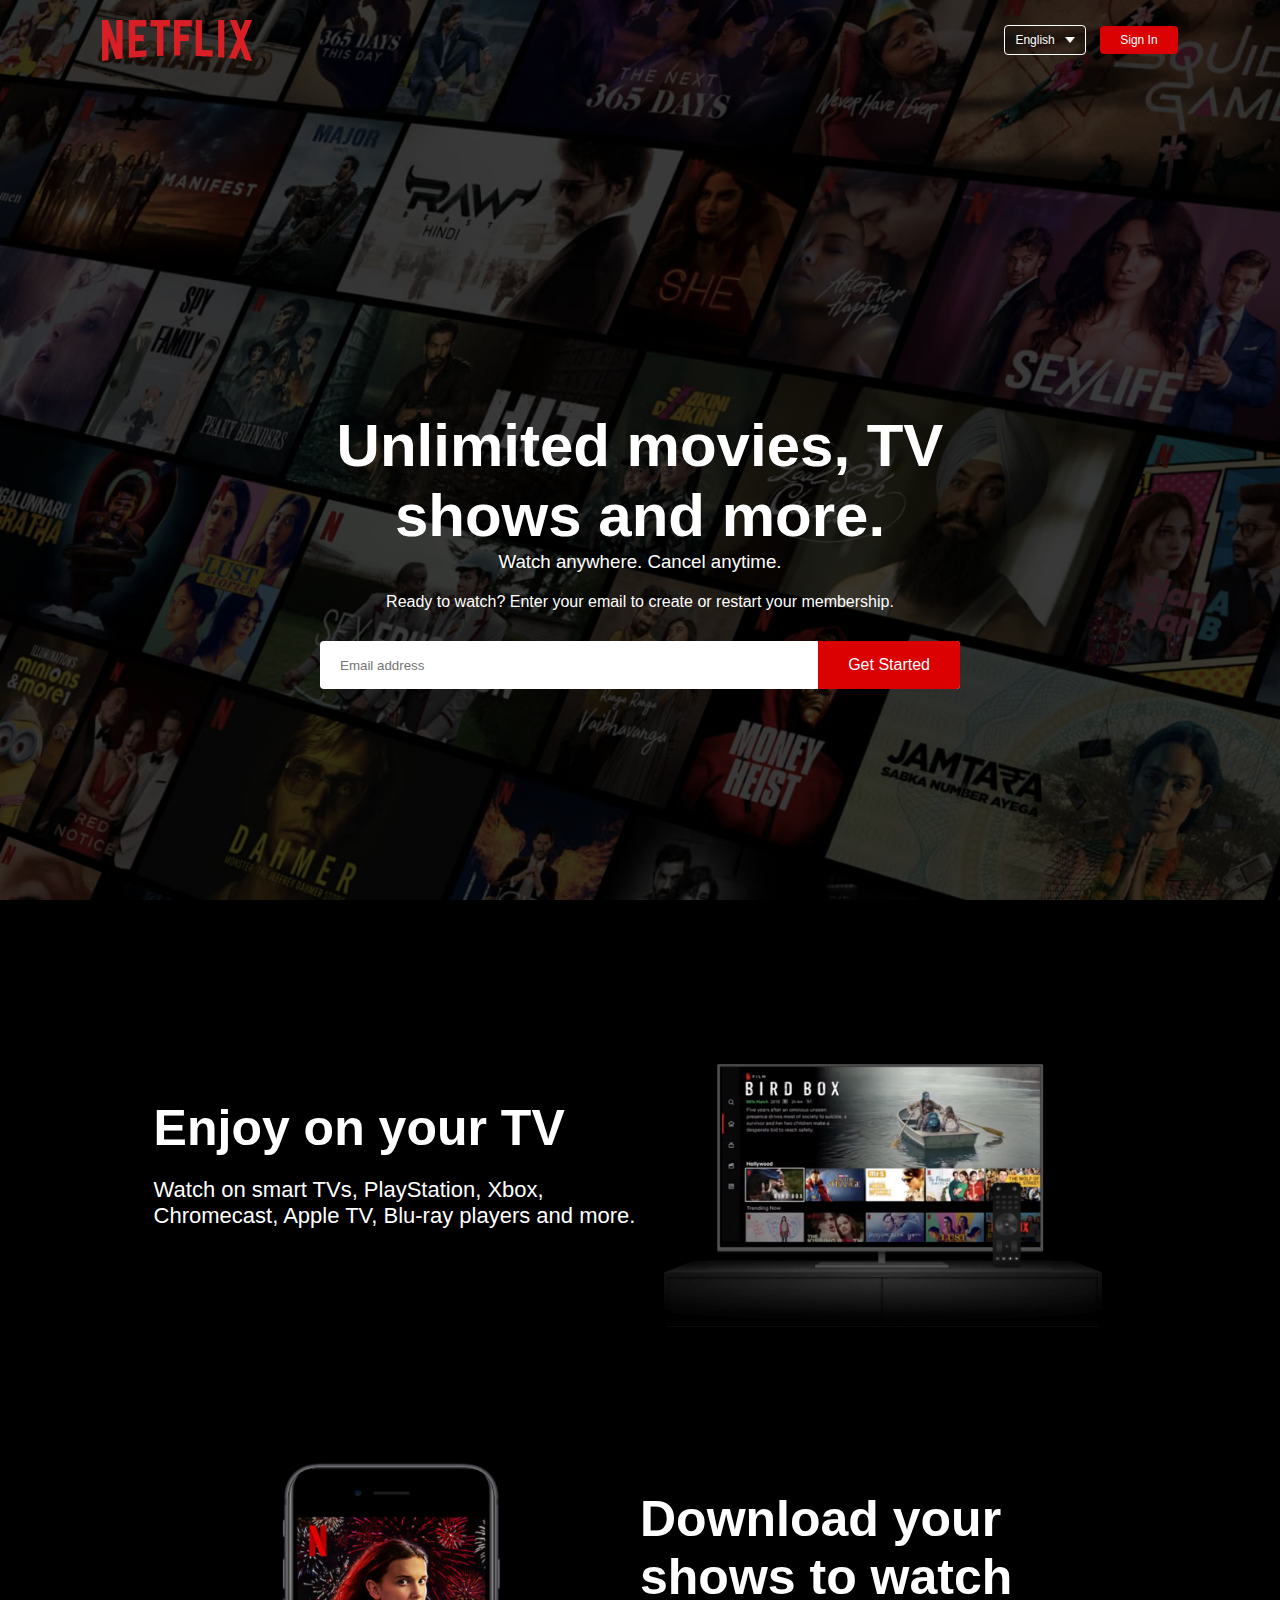
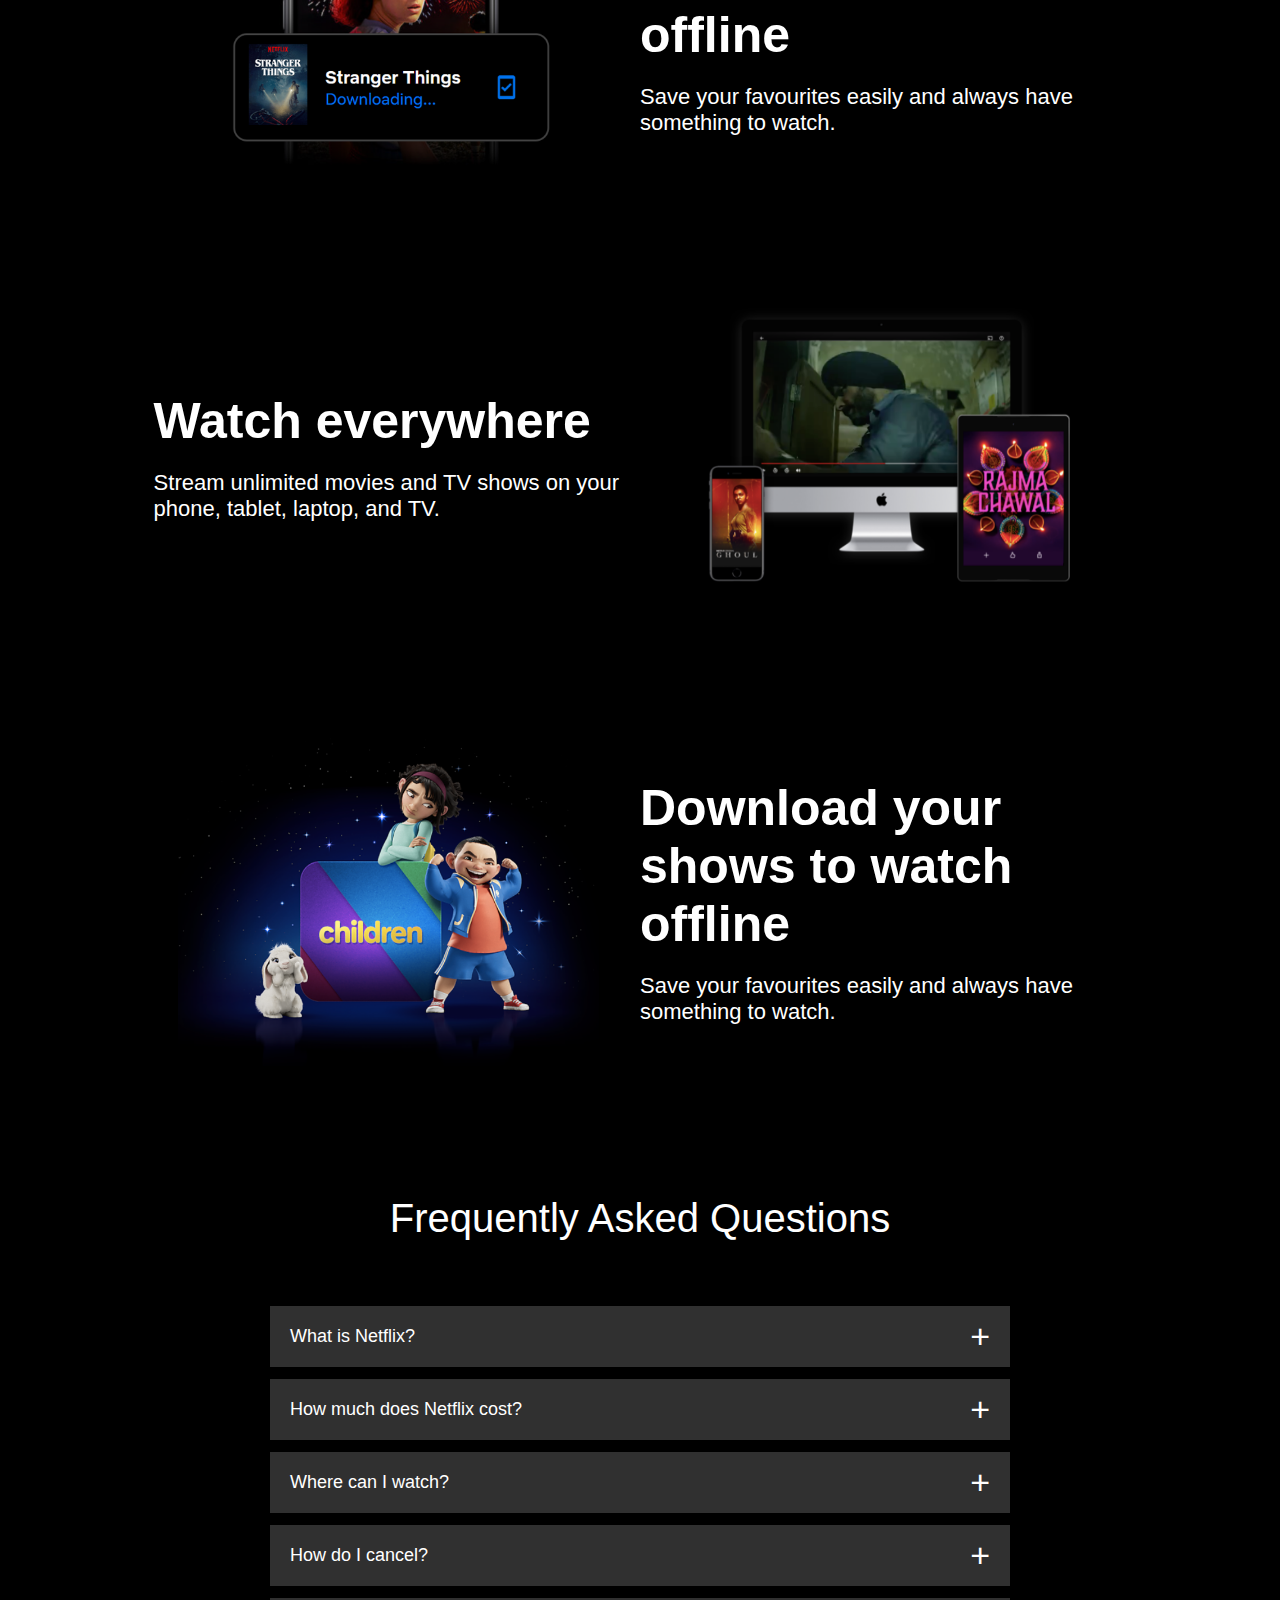
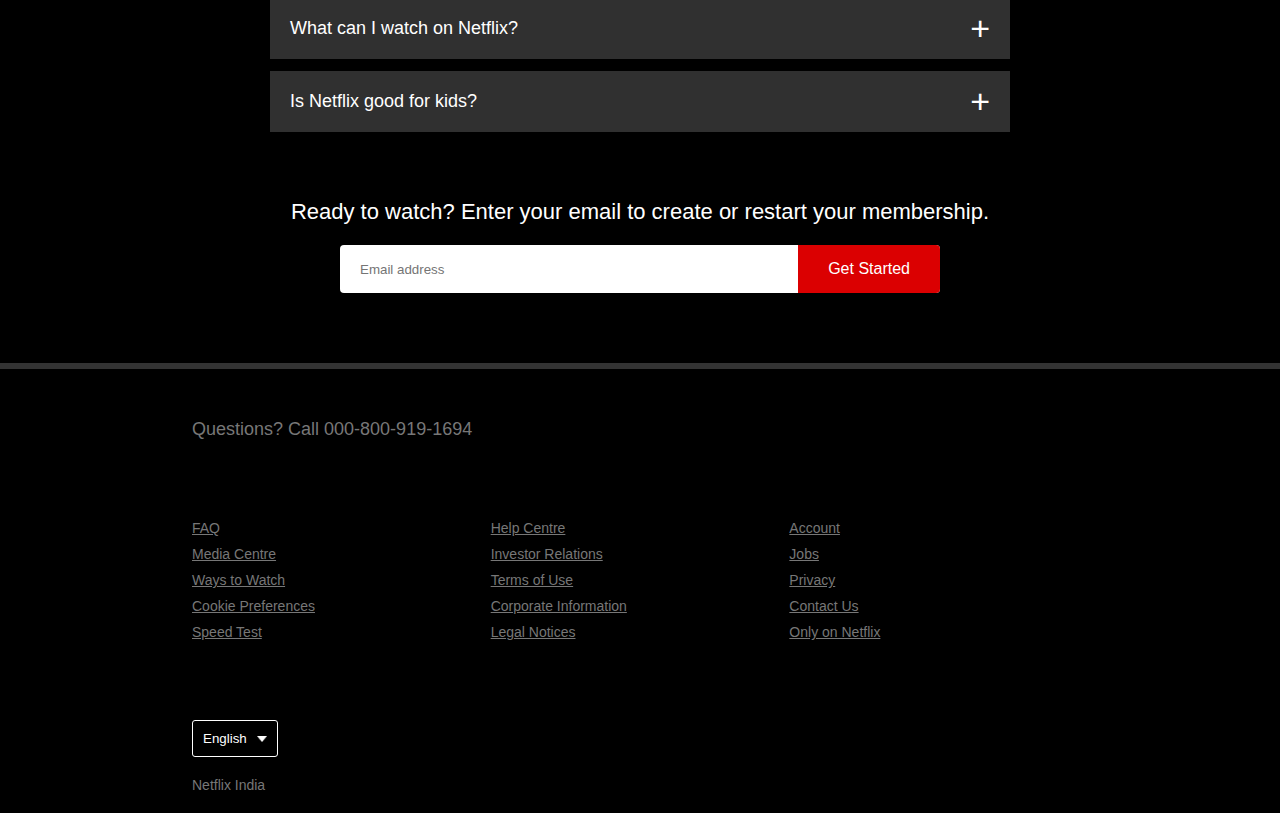
<file: Homepage of Netflix/index.html>
<!DOCTYPE html>
<html lang="en">
<head>
    <meta charset="UTF-8">
    <meta name="viewport" content="width=device-width, initial-scale=1.0">
    <title>Homepage of Netflix</title>
    <link rel="stylesheet" href="style.css">
</head>
<body>
<div class="header">
    <nav>
        <img src="images/logo.png"class="logo">
        <div>
            <button class="language-button">English <img src="images/down-icon.png"></button>
            <button>Sign In</button>
        </div>
    </nav>
    <div class="header-content">
        <h1>Unlimited movies, TV shows and more.</h1>
        <h3>Watch anywhere. Cancel anytime.</h3>
        <p>Ready to watch? Enter your email to create or restart your membership.</p>
        <form class="email-signup">
            <input type="email" placeholder="Email address" required>
            <button type="submit">Get Started</button>
        </form>
    </div>
</div>

<div class="features">
    <div class="row">
        <div class="text-col">
            <h2>Enjoy on your TV</h2>
            <p>Watch on smart TVs, PlayStation, Xbox, Chromecast, Apple TV, Blu-ray players and more.</p>
        </div>
        <div class="img-col">
                <img  src="images/feature-1.png">
        </div>
    </div>
    <div class="row">
        <div class="img-col">
            <img  src="images/feature-2.png">
        </div>
        <div class="text-col">
            <h2>Download your shows to watch offline</h2>
            <p>Save your favourites easily and always have something to watch.</p>
        </div>
    </div>
    <div class="row">
        <div class="text-col">
            <h2>Watch everywhere</h2> 
            <p>Stream unlimited movies and TV shows on your phone, tablet, laptop, and TV.</p>           
        </div>
        <div class="img-col">
            <img  src="images/feature-3.png">
        </div>
    </div>
    <div class="row">
        <div class="img-col">
            <img  src="images/feature-4.png">
        </div>
        <div class="text-col">
            <h2>Download your shows to watch offline</h2>
            <p>Save your favourites easily and always have something to watch.</p>
        </div>
    </div>
</div>
<div class="faq">
    <h2>Frequently Asked Questions</h2>
    <ul class="accordion">
        <li>
            <input type="radio" name="accordion" id="first">
            <label for="first">What is Netflix?</label>
            <div class="content">
                <p>Netflix is a streaming service that offers a wide variety of award-winning TV shows, movies, anime, documentaries and more – on thousands of internet-connected devices.

                    You can watch as much as you want, whenever you want, without a single ad – all for one low monthly price. There's always something new to discover, and new TV shows and movies are added every week!</p>
            </div>
        </li>
        <li>
            <input type="radio" name="accordion" id="second">
            <label for="second">How much does Netflix cost?</label>
            <div class="content">
                <p>Watch Netflix on your smartphone, tablet, Smart TV, laptop, or streaming device, all for one fixed monthly fee. Plans range from ₹ 149 to ₹ 649 a month. No extra costs, no contracts.</p>
            </div>
        </li>
        <li>
            <input type="radio" name="accordion" id="third">
            <label for="third">Where can I watch?</label>
            <div class="content">
                <p>Watch anywhere, anytime. Sign in with your Netflix account to watch instantly on the web at netflix.com from your personal computer or on any internet-connected device that offers the Netflix app, including smart TVs, smartphones, tablets, streaming media players and game consoles.

                    You can also download your favourite shows with the iOS, Android, or Windows 10 app. Use downloads to watch while you're on the go and without an internet connection. Take Netflix with you anywhere.</p>
            </div>
        </li>
        <li>
            <input type="radio" name="accordion" id="fourth">
            <label for="fourth">How do I cancel?</label>
            <div class="content">
                <p>Netflix is flexible. There are no annoying contracts and no commitments. You can easily cancel your account online in two clicks. There are no cancellation fees – start or stop your account anytime.</p>
            </div>
        </li>
        <li>
            <input type="radio" name="accordion" id="fifth">
            <label for="fifth">What can I watch on Netflix?</label>
            <div class="content">
                <p>Netflix has an extensive library of feature films, documentaries, TV shows, anime, award-winning Netflix originals, and more. Watch as much as you want, anytime you want.</p>
            </div>
        </li>
        <li>
            <input type="radio" name="accordion" id="sixth">
            <label for="sixth">Is Netflix good for kids?</label>
            <div class="content">
                <p>The Netflix Kids experience is included in your membership to give parents control while kids enjoy family-friendly TV shows and films in their own space.

                    Kids profiles come with PIN-protected parental controls that let you restrict the maturity rating of content kids can watch and block specific titles you don’t want kids to see.</p>
            </div>
        </li>
    </ul>
    <small>Ready to watch? Enter your email to create or restart your membership.</small>
    <form class="email-signup">
        <input type="email" placeholder="Email address" required>
        <button type="submit">Get Started</button>
    </form>
</div>

<div class="footer">
    <h2>Questions? Call 000-800-919-1694</h2>
    <div class="row">
        <div class="col">
            <a href="#">FAQ</a>
            <a href="#">Media Centre</a>
            <a href="#">Ways to Watch</a>
            <a href="#">Cookie Preferences</a>
            <a href="#">Speed Test</a>
        </div>
        <div class="col">
            <a href="#">Help Centre</a>
            <a href="#">Investor Relations</a>
            <a href="#">Terms of Use</a>
            <a href="#">Corporate Information</a>
            <a href="#">Legal Notices</a>
        </div>
        <div class="col">
            <a href="#">Account</a>
            <a href="#">Jobs</a>
            <a href="#">Privacy</a>
            <a href="#">Contact Us</a>
            <a href="#">Only on Netflix</a>
        </div>
    </div>
    <button class="language-button">English <img src="images/down-icon.png"></button>
    <p class="copyright-txt">Netflix India</p>
</div>
</body>
</html>
</file>
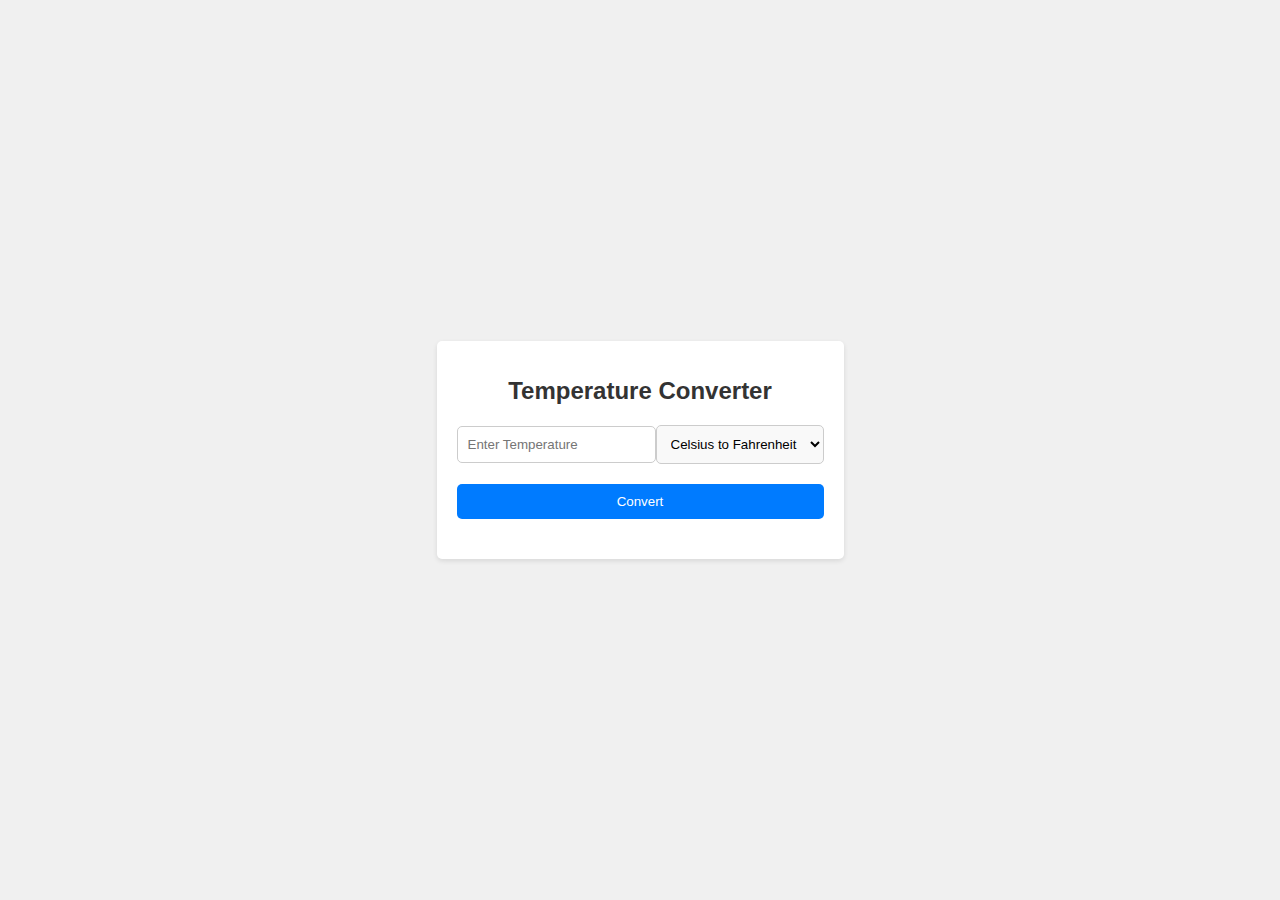
<file: Temperature Converter/index.html>
<!DOCTYPE html>
<html lang="en">
<head>
    <meta charset="UTF-8">
    <meta name="viewport" content="width=device-width, initial-scale=1.0">
    <link rel="stylesheet" href="styles.css">
    <title>Temperature Converter</title>
</head>
<body>
    <div class="container">
        <h1>Temperature Converter</h1>
        <div class="input-group">
            <input type="number" id="temperatureInput" placeholder="Enter Temperature">
            <select id="conversionType">
                <option value="celsiusToFahrenheit">Celsius to Fahrenheit</option>
                <option value="celsiusToKelvin">Celsius to Kelvin</option>
            </select>
        </div>
        <button id="convertBtn">Convert</button>
        <p id="result"></p>
    </div>
    <script src="script.js"></script>
</body>
</html>
</file>
<file: Homepage of Netflix/style.css>
*{
    margin:0;
    padding: 0;
    font-family: 'Poppins', sans-serif;
    box-sizing: border-box;
}

body{
    background: #000;
    color: #fff;
}

.header{
    width: 100%;
    height: 100vh;
    background-image: linear-gradient(rgba(0,0,0,0.7),rgba(0,0,0,0.7)),url(images/header-image.png);
    background-size: cover;
    background-position: center;
    padding:10px 8%;
    position: relative;
}

nav{
    display: flex;
    align-items: center;
    justify-content: space-between;
    padding: 10px 0;
}

.logo{
    width:150px;
    cursor: pointer;
}

nav button{
    border:0;
    outline: 0;
    background: #db0001;
    color: #fff;
    padding: 7px 20px;
    font-size: 12px;
    border-radius: 4px;
    margin-left: 10px;
    cursor: pointer;
}

.language-button{
    display: inline-flex;
    align-items: center;
    background: transparent;
    border: 1px solid #fff;
    padding:7px 10px;
}

.language-button img{
    width: 10px;
    margin-left: 10px;
}

.header-content{
    position: absolute;
    top: 50%;
    left:50%;
    transform: translate(-50%,-50%);
    text-align: center;
    margin-top: 100px;
}

.header-content  h1{
    font-size: 60px;
    line-height: 70px;
    font-weight: 600;
    max-width: 650px;
}

.header-content h3{
    font-weight: 400;
    margin-bottom: 20px;
}

.email-signup{
    background: #fff;
    border-radius: 4px;
    display: flex;
    align-items: center;
    margin-top: 30px;
    overflow: hidden;
}

.email-signup input{
    flex: 1;
    border: 0;
    outline: 0;
    margin-left: 20px;
}

.email-signup button{
    background: #db0001;
    border: 0;
    outline: 0;
    color: #fff;
    font-size: 16px;
    cursor: pointer;
    padding: 15px 30px ;
}
.header-content h2{
    font-size: 18px;
    font-weight: 400;
    margin-bottom: 30px;
}

.features{
    padding:50px 12%;
    font-size: 22px;
}

.row{
    display: flex;
    width: 100%;
    align-items: center;
    flex-wrap: wrap ;
    padding: 50px 0;
}

.text-col{
    flex-basis: 50%;
    margin-bottom: 20px;
}

.img-col{
    flex-basis: 50%;
    margin-bottom: 20px;  
}

.img-col img{
    display: block;
    width: 90%;
    margin: auto;
}

.features h2{
    font-size: 50px;
    font-weight: 600;
    margin-bottom: 20px;
}

/*-------------------fag-----------------*/
.faq{
    padding: 10px 12%;
    text-align: center;
    font-size: 18px;
}

.faq h2{
    font-weight: 500;
    font-size: 40px;
}

.accordion{
    margin: 60px auto;
    width: 100%;
    max-width: 750px;
}

.accordion li{
    list-style: none;
    width: 100%;
    padding: 5px;
}

.accordion li label{
    display: flex;
    align-items: center;
    padding: 20px;
    font-size: 18px;
    font-weight: 500;
    background: #303030;
    margin-bottom: 2px;
    cursor: pointer;
    position: relative;
}

label::after{
    content: '+';
    font-size: 34px;
    position: absolute;
    right: 20px;
    transition: transform 0.5s;
}

input[type="radio"]{
    display: none;
}

.accordion .content{
    background: #303030;
    text-align:left;
    padding:0;
    max-height: 0;
    overflow: hidden;
    transition: max-height 0.5s, padding 0.5s;
}

.accordion input[type="radio"]:checked + label + .content{
    max-height: 600px;
    padding: 30px 20px;
}

.accordion input[type="radio"]:checked + label::after{
    transform: rotate(135deg);
}
.faq .email-signup{
    max-width: 600px;
    margin: 20px auto 60px;
}

.faq small{
    font-size: 22px;
}

/* ----------------------footer------------------- */
.footer{
    padding: 50px 15% 10px;
    border-top: 6px solid #333;
    color: #777;
}

.footer h2{
    font-size: 18px;
    font-weight: 400;
    margin-bottom: 30px;
}

.footer .col{
    flex-basis: 25%;
    flex-grow: 1;
    margin-bottom: 20px;
}

.footer .col a{
    display: block;
    color: #777;
    font-size: 14px;
    margin-bottom: 10px;
}

.footer .language-button{
    color: #fff;
    padding: 10px;
    border-radius: 3px;
}

.copyright-txt{
    font-size: 14px;
    margin-top: 20px;
    margin-bottom: 10px;
}

/* --------------media-queries-for-small-screen------------ */
@media only screen and(max-width:600px) {
    .logo{
        width:100px;
    }
    nav button{
        padding: 10px;
    }
    nav .language-button{
        padding: 4px 8px;
    }
    .header-content{
        position: unset;
        transform: none;
        padding-top: 150px;
    }
    .header-content{
        font-size: 30px;
    }
    .email-signup button{
        font-size: 12px;
        padding: 10px 15px;
    }

    .text-col, .img-col{
        flex-basis: 100%;
    }
    .features h2{
        font-size: 30px;
    }
    .row:nth-child(2), .row:nth-child(4){
        flex-direction: column-reverse;
    }
    .features .row{
        padding: 10px 0;
    }
    .faq h2{
        font-size: 20px;
    }
    .accordion .content{
        font-size: 14px;
    }
    .accordion li label{
        padding: 10px;
        font-size: 14px;
    }
    label::after{
        font-size: 32px;
    }
}
</file>
<file: Temperature Converter/styles.css>
body {
    font-family: Arial, sans-serif;
    background-color: #f0f0f0;
    margin: 0;
    padding: 0;
    display: flex;
    justify-content: center;
    align-items: center;
    min-height: 100vh;
}

.container {
    background-color: #fff;
    border-radius: 5px;
    box-shadow: 0 2px 5px rgba(0, 0, 0, 0.1);
    max-width: 400px;
    padding: 20px;
    text-align: center;
}

h1 {
    font-size: 24px;
    margin-bottom: 20px;
    color: #333;
}

.input-group {
    display: flex;
    justify-content: space-between;
    align-items: center;
    margin-bottom: 20px;
}

input {
    flex: 1;
    padding: 10px;
    border: 1px solid #ccc;
    border-radius: 5px;
}

select {
    padding: 10px;
    border: 1px solid #ccc;
    border-radius: 5px;
    background-color: #f9f9f9;
}

button {
    display: block;
    width: 100%;
    padding: 10px;
    background-color: #007bff;
    color: #fff;
    border: none;
    border-radius: 5px;
    cursor: pointer;
    transition: background-color 0.2s;
}

button:hover {
    background-color: #0056b3;
}

p {
    font-size: 20px;
    font-weight: bold;
    color: #333;
}
</file>
